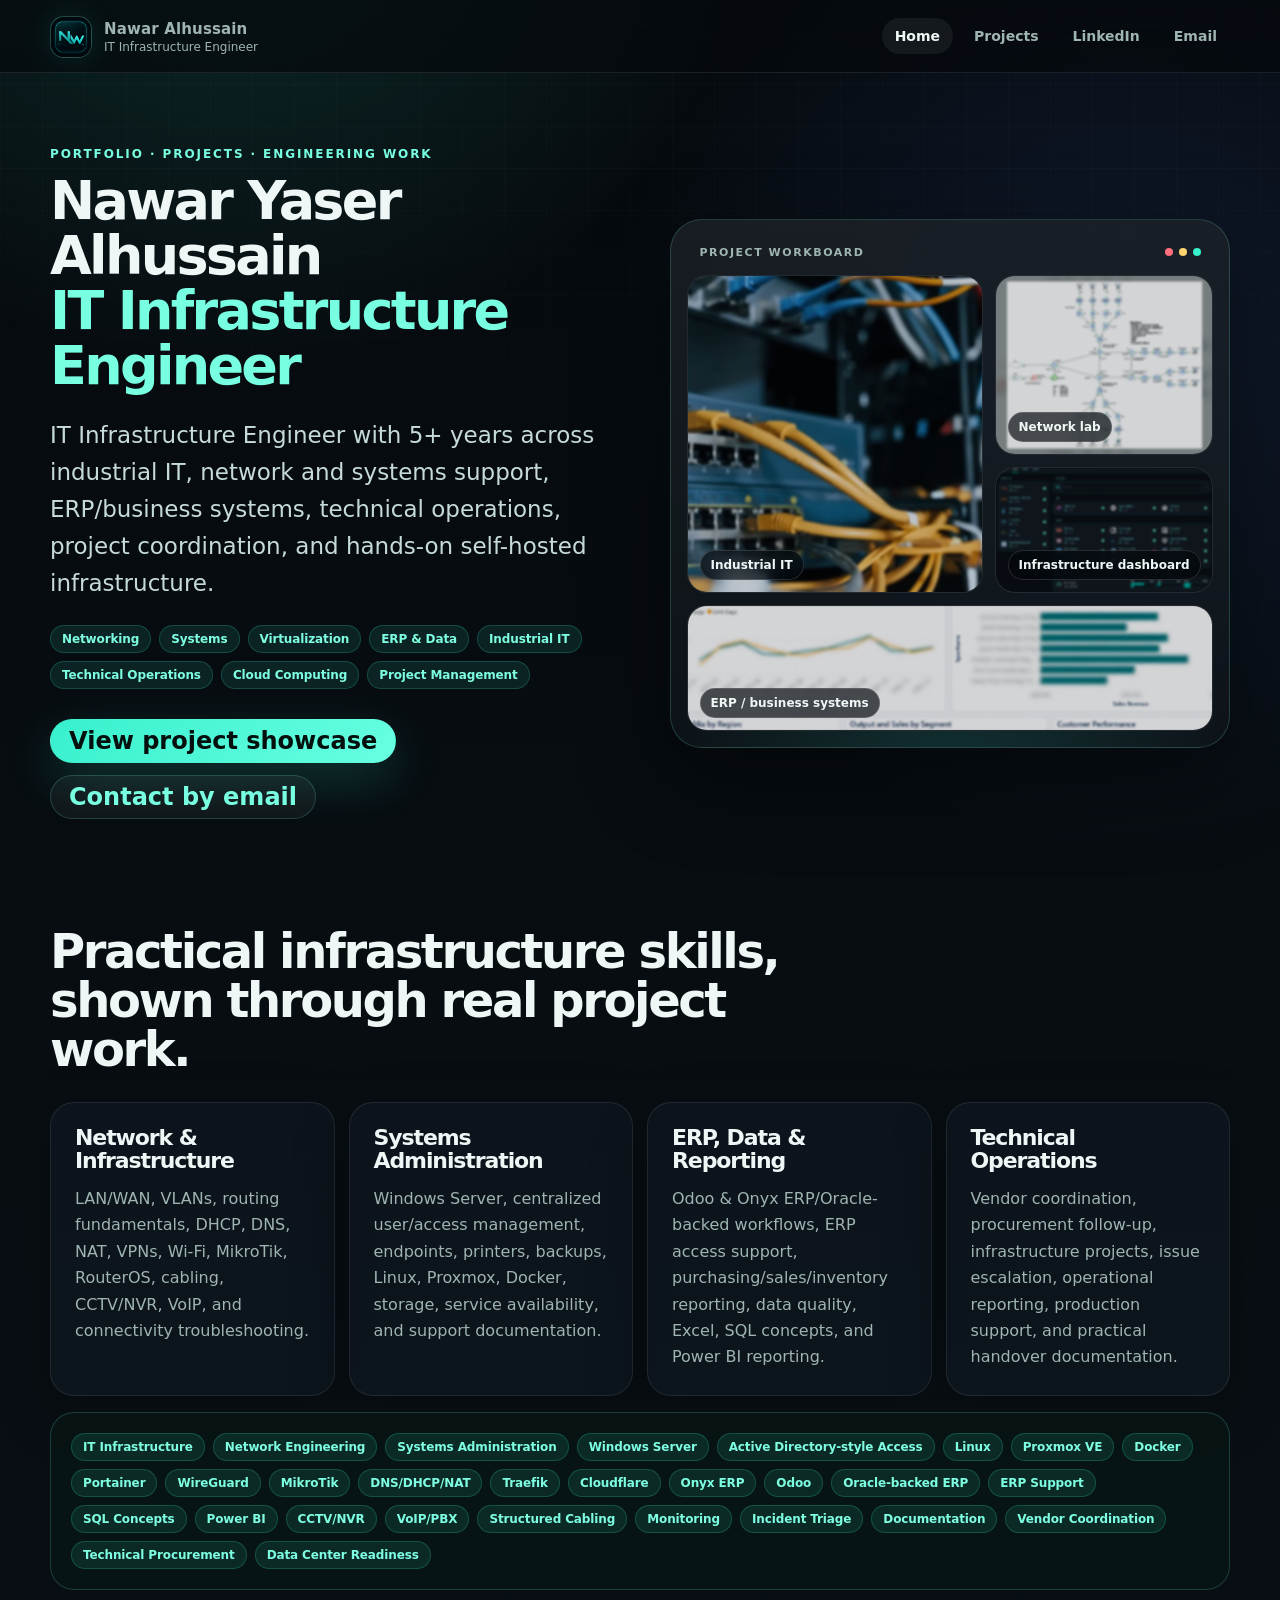
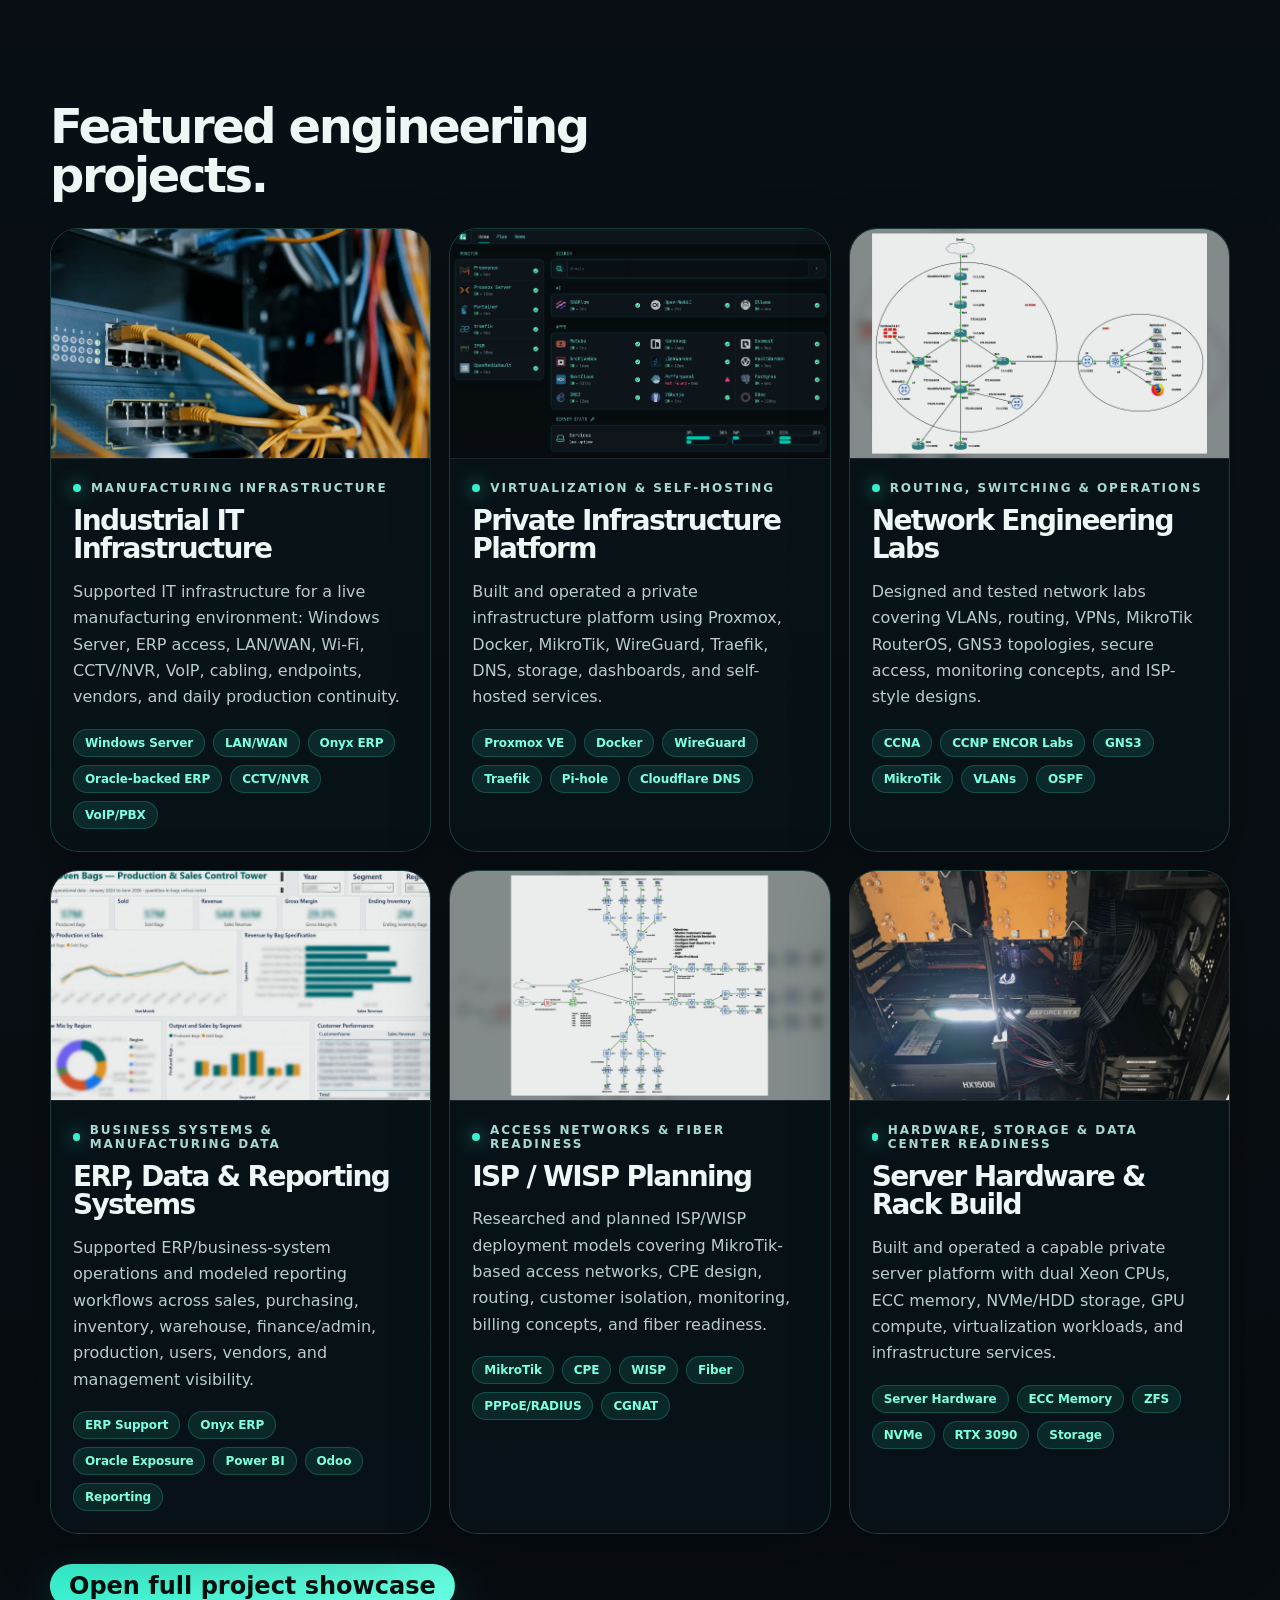
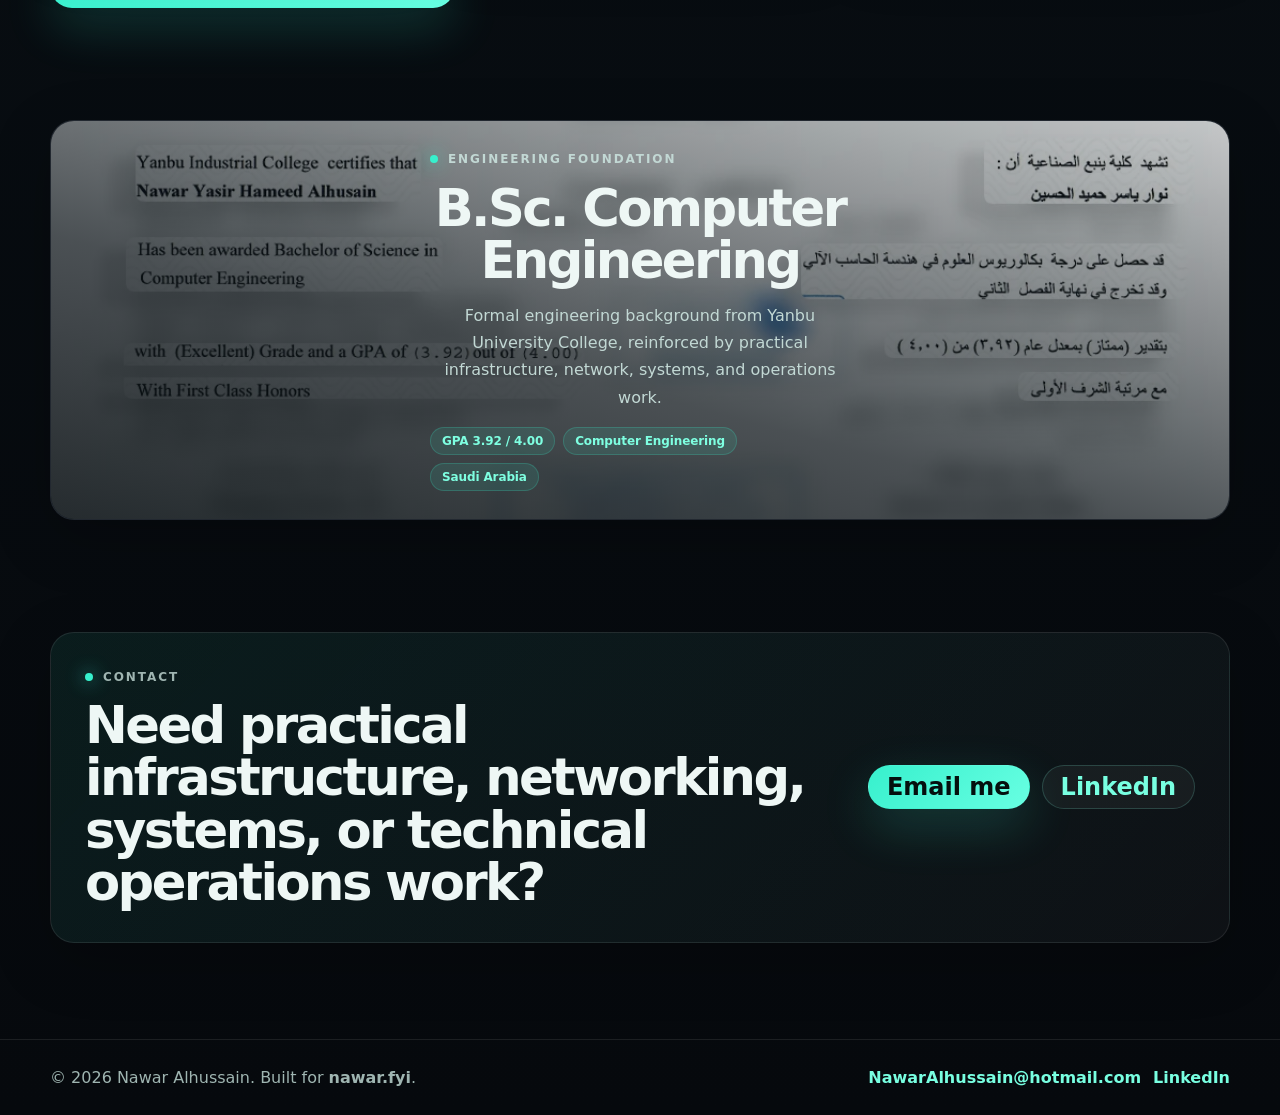
<file: index.html>
<!doctype html>
<html lang="en">
<head>
  <meta charset="utf-8" />
  <meta name="viewport" content="width=device-width, initial-scale=1" />
  <title>Nawar Alhussain — IT Infrastructure Engineer</title>
  <meta name="description" content="Nawar Alhussain — IT Infrastructure Engineer focused on networking, systems, virtualization, ERP/data, industrial IT, and technical operations." />
  <link rel="icon" type="image/png" sizes="32x32" href="assets/img/brand/favicon-32.png" />
  <link rel="apple-touch-icon" href="assets/img/brand/apple-touch-icon.png" />
  <link rel="stylesheet" href="assets/css/styles.css" />
</head>
<body>
  <header class="site-header">
    <div class="container nav">
      <a class="brand" href="index.html" aria-label="Nawar Alhussain home">
        <span class="brand-mark"><img src="assets/img/brand/nw-logo.png" alt="NW logo" /></span>
        <span>
          <strong data-site-name>Nawar Alhussain</strong>
          <span data-site-title>IT Infrastructure Engineer</span>
        </span>
      </a>
      <nav class="nav-links" aria-label="Main navigation">
        <a class="active" href="index.html">Home</a>
        <a href="projects.html">Projects</a>
        <a href="https://www.linkedin.com/in/nawaralhussain" target="_blank" rel="noopener noreferrer">LinkedIn</a>
        <a data-mailto href="mailto:NawarAlhussain@hotmail.com">Email</a>
      </nav>
    </div>
  </header>

  <main>
    <section class="hero">
      <div class="container hero-grid">
        <div>
          <p class="kicker">Portfolio · Projects · Engineering Work</p>
          <h1>
            <span class="muted-line">Nawar Yaser Alhussain</span>
            <span class="title-line">IT Infrastructure Engineer</span>
          </h1>
          <p class="lead" data-hero-summary></p>
          <div class="chips hero-tags" data-hero-tags></div>
          <div class="hero-actions">
            <a class="button primary" href="projects.html">View project showcase</a>
            <a class="button ghost" data-mailto href="mailto:NawarAlhussain@hotmail.com">Contact by email</a>
          </div>
        </div>

        <aside class="proof-board" aria-label="Visual project board">
          <div class="proof-board-header">
            <span>Project workboard</span>
            <div class="window-dots"><span></span><span></span><span></span></div>
          </div>
          <div class="proof-mosaic">
            <a class="proof-tile large" href="projects.html#industrial-it">
              <img src="assets/img/projects/industrial-network-cabinet.webp" alt="Industrial IT infrastructure" />
              <span class="proof-tile-label">Industrial IT</span>
            </a>
            <a class="proof-tile" href="projects.html#network-labs">
              <img src="assets/img/projects/isp-lab-topology.webp" alt="Network lab topology" />
              <span class="proof-tile-label">Network lab</span>
            </a>
            <a class="proof-tile" href="projects.html#homelab-platform">
              <img src="assets/img/projects/homelab-dashboard.webp" alt="Homelab dashboard" />
              <span class="proof-tile-label">Infrastructure dashboard</span>
            </a>
            <a class="proof-tile wide" href="projects.html#erp-business-systems">
              <img src="assets/img/projects/powerbi-dashboard.webp" alt="ERP systems dashboard" />
              <span class="proof-tile-label">ERP / business systems</span>
            </a>
          </div>
        </aside>
      </div>
    </section>


    <section class="section">
      <div class="container">
        <div class="section-header">
          <h2>Practical infrastructure skills, shown through real project work.</h2>
        </div>
        <div class="skill-grid" data-core-skills></div>
        <div class="skill-cloud-panel reveal">
          <div class="chips" data-skill-cloud></div>
        </div>
      </div>
    </section>

    <section class="section">
      <div class="container">
        <div class="section-header">
          <h2>Featured engineering projects.</h2>
        </div>
        <div class="project-grid" data-featured-projects></div>
        <div class="hero-actions">
          <a class="button primary" href="projects.html">Open full project showcase</a>
        </div>
      </div>
    </section>

    <section class="section">
      <div class="container credential-section">
        <article class="credential-card reveal">
          <p class="eyebrow"><span></span>Engineering foundation</p>
          <h2>B.Sc. Computer Engineering</h2>
          <p>Formal engineering background from Yanbu University College, reinforced by practical infrastructure, network, systems, and operations work.</p>
          <div class="chips">
            <span class="chip">GPA 3.92 / 4.00</span>
            <span class="chip">Computer Engineering</span>
            <span class="chip">Saudi Arabia</span>
          </div>
        </article>
      </div>
    </section>

    <section class="section">
      <div class="container contact-card reveal">
        <div>
          <p class="eyebrow"><span></span>Contact</p>
          <h2>Need practical infrastructure, networking, systems, or technical operations work?</h2>
        </div>
        <div class="contact-actions">
          <a class="button primary" data-mailto href="mailto:NawarAlhussain@hotmail.com">Email me</a>
          <a class="button ghost" href="https://www.linkedin.com/in/nawaralhussain" target="_blank" rel="noopener noreferrer">LinkedIn</a>
        </div>
      </div>
    </section>
  </main>

  <footer class="site-footer">
    <div class="container footer-row">
      <span>© 2026 <span data-site-name>Nawar Alhussain</span>. Built for <strong>nawar.fyi</strong>.</span>
      <span class="footer-links">
        <a data-mailto data-site-email href="mailto:NawarAlhussain@hotmail.com">NawarAlhussain@hotmail.com</a>
        <a href="https://www.linkedin.com/in/nawaralhussain" target="_blank" rel="noopener noreferrer">LinkedIn</a>
      </span>
    </div>
  </footer>


  <script src="assets/js/site-data.js"></script>
  <script src="assets/js/app.js"></script>
</body>
</html>
</file>
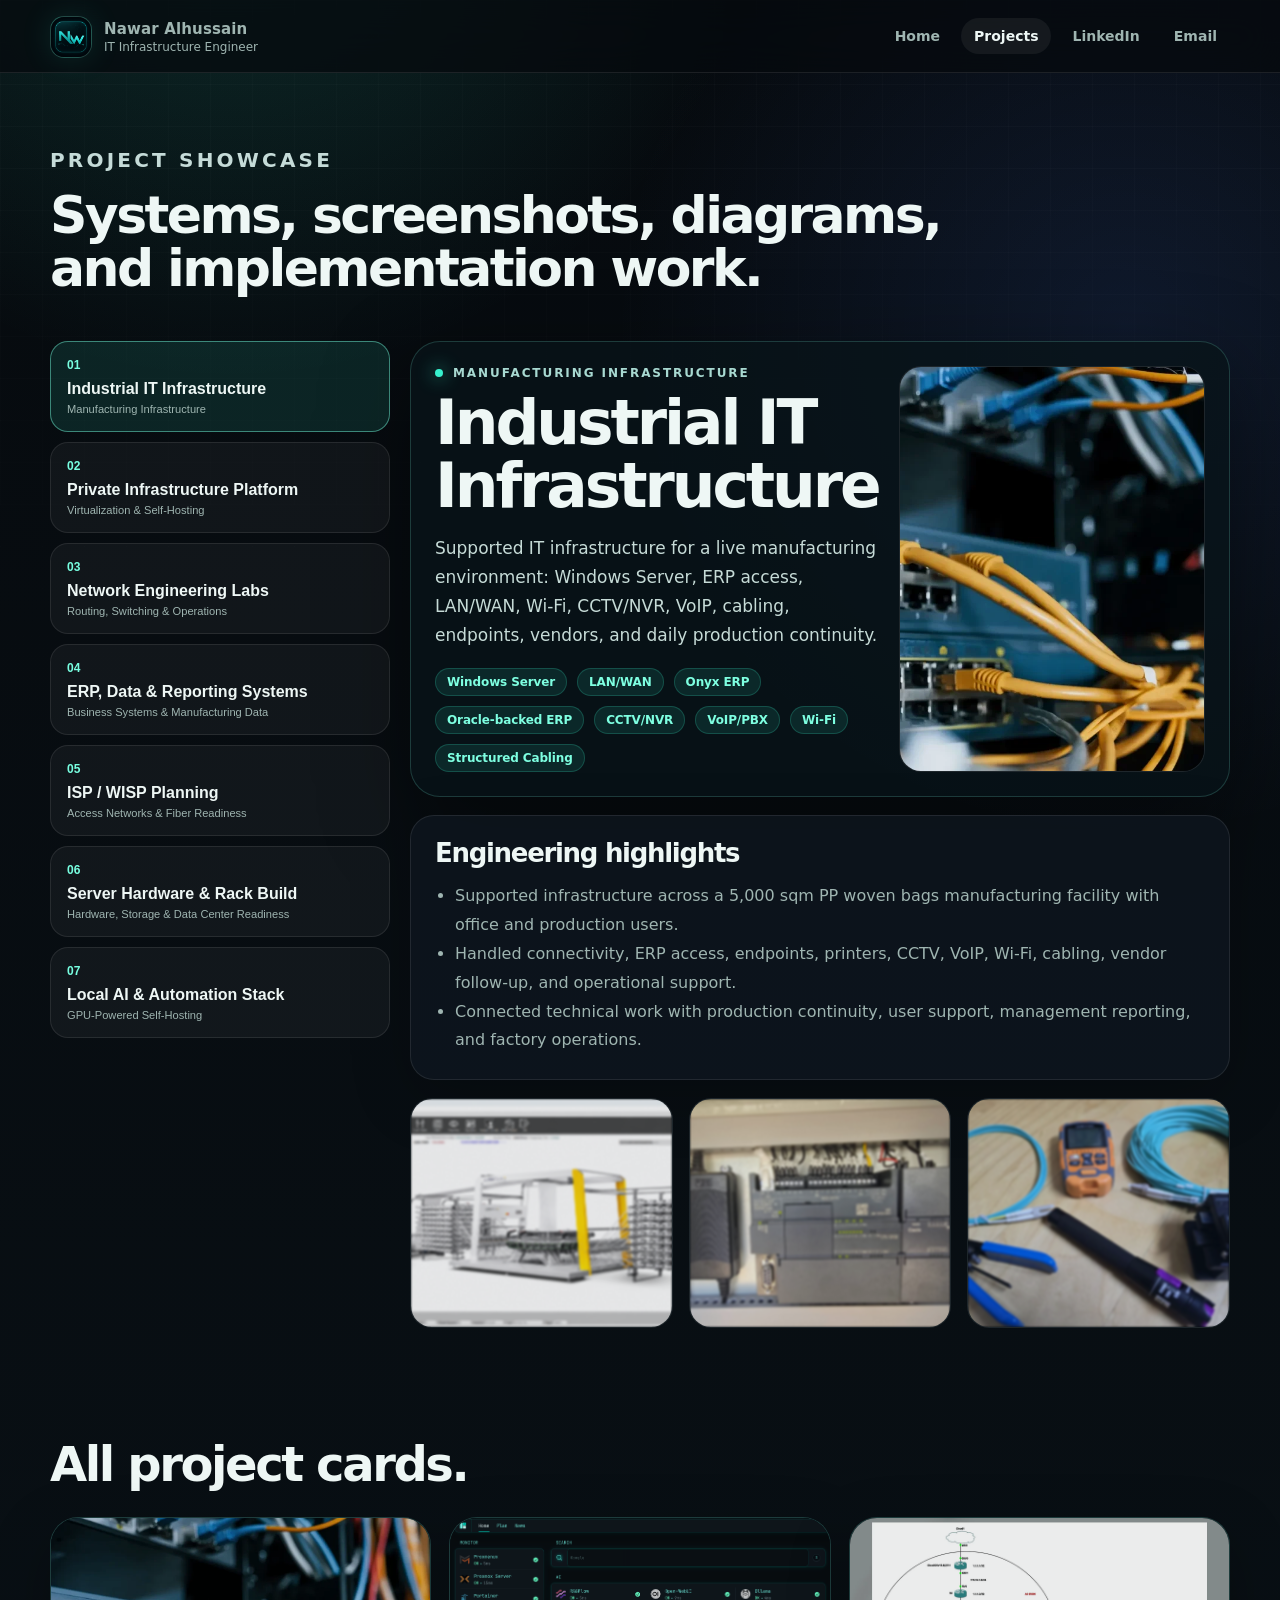
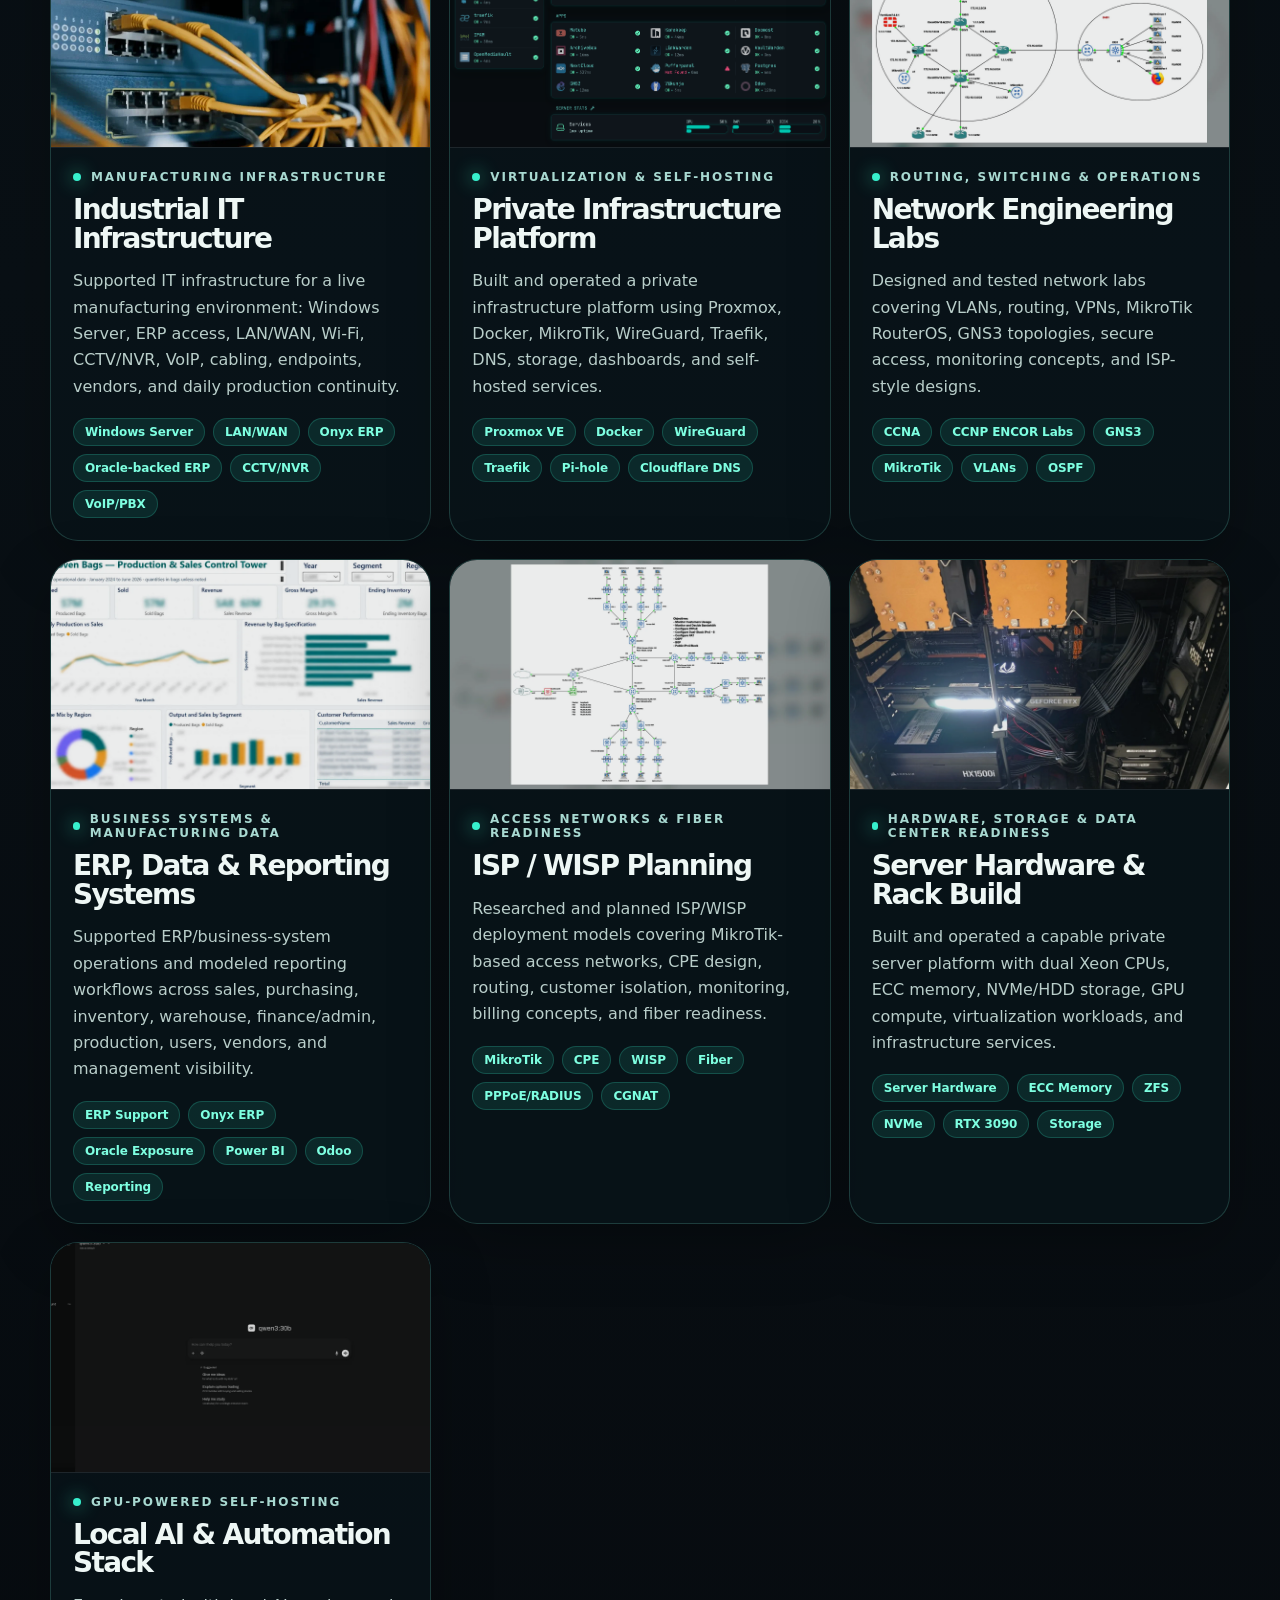
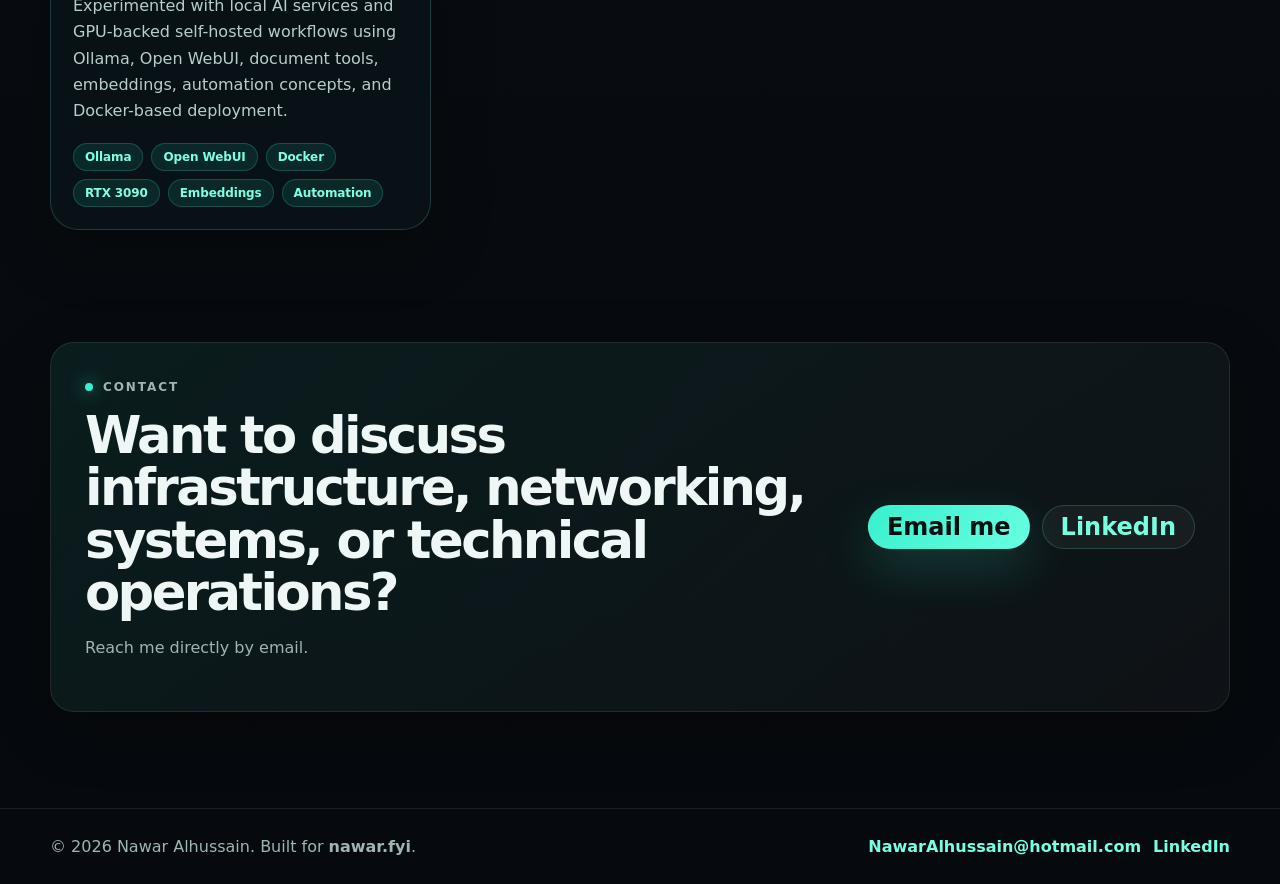
<file: projects.html>
<!doctype html>
<html lang="en">
<head>
  <meta charset="utf-8" />
  <meta name="viewport" content="width=device-width, initial-scale=1" />
  <title>Projects — Nawar Alhussain</title>
  <meta name="description" content="Engineering project showcase for Nawar Alhussain: infrastructure, networking, systems, ERP/data, industrial IT, homelab, ISP/WISP, and AI stack." />
  <link rel="icon" type="image/png" sizes="32x32" href="assets/img/brand/favicon-32.png" />
  <link rel="apple-touch-icon" href="assets/img/brand/apple-touch-icon.png" />
  <link rel="stylesheet" href="assets/css/styles.css" />
</head>
<body>
  <header class="site-header">
    <div class="container nav">
      <a class="brand" href="index.html" aria-label="Nawar Alhussain home">
        <span class="brand-mark"><img src="assets/img/brand/nw-logo.png" alt="NW logo" /></span>
        <span>
          <strong data-site-name>Nawar Alhussain</strong>
          <span data-site-title>IT Infrastructure Engineer</span>
        </span>
      </a>
      <nav class="nav-links" aria-label="Main navigation">
        <a href="index.html">Home</a>
        <a class="active" href="projects.html">Projects</a>
        <a href="https://www.linkedin.com/in/nawaralhussain" target="_blank" rel="noopener noreferrer">LinkedIn</a>
        <a data-mailto href="mailto:NawarAlhussain@hotmail.com">Email</a>
      </nav>
    </div>
  </header>

  <main>
    <section class="page-hero">
      <div class="container">
        <p class="kicker">Project showcase</p>
        <h1>Systems, screenshots, diagrams, and implementation work.</h1>
      </div>
    </section>

    <section class="section compact">
      <div class="container project-workbench">
        <aside class="project-tabs" data-project-tabs aria-label="Project tabs"></aside>
        <div class="project-panels" data-project-panels></div>
      </div>
    </section>

    <section class="section">
      <div class="container">
        <div class="section-header">
          <h2>All project cards.</h2>
        </div>
        <div class="project-grid" data-projects-grid></div>
      </div>
    </section>

    <section class="section">
      <div class="container contact-card reveal">
        <div>
          <p class="eyebrow"><span></span>Contact</p>
          <h2>Want to discuss infrastructure, networking, systems, or technical operations?</h2>
          <p>Reach me directly by email.</p>
        </div>
        <div class="contact-actions">
          <a class="button primary" data-mailto href="mailto:NawarAlhussain@hotmail.com">Email me</a>
          <a class="button ghost" href="https://www.linkedin.com/in/nawaralhussain" target="_blank" rel="noopener noreferrer">LinkedIn</a>
        </div>
      </div>
    </section>
  </main>

  <footer class="site-footer">
    <div class="container footer-row">
      <span>© 2026 <span data-site-name>Nawar Alhussain</span>. Built for <strong>nawar.fyi</strong>.</span>
      <span class="footer-links">
        <a data-mailto data-site-email href="mailto:NawarAlhussain@hotmail.com">NawarAlhussain@hotmail.com</a>
        <a href="https://www.linkedin.com/in/nawaralhussain" target="_blank" rel="noopener noreferrer">LinkedIn</a>
      </span>
    </div>
  </footer>

  <script src="assets/js/site-data.js"></script>
  <script src="assets/js/app.js"></script>
</body>
</html>
</file>
<file: assets/css/styles.css>
:root {
  --bg: #070b0f;
  --bg-2: #0b1118;
  --panel: rgba(15, 22, 31, 0.78);
  --panel-solid: #111924;
  --panel-2: rgba(20, 31, 44, 0.74);
  --text: #eef7f5;
  --muted: #9fb5b1;
  --line: rgba(126, 255, 225, 0.18);
  --line-soft: rgba(255, 255, 255, 0.09);
  --accent: #37f0cd;
  --accent-2: #78ffe1;
  --accent-dark: #05372f;
  --warning: #f5cf6f;
  --shadow: 0 28px 90px rgba(0, 0, 0, 0.45);
  --radius: 24px;
  --max: 1180px;
  --font: Inter, ui-sans-serif, system-ui, -apple-system, BlinkMacSystemFont, "Segoe UI", sans-serif;
}

* { box-sizing: border-box; }

html { scroll-behavior: smooth; }

body {
  margin: 0;
  min-height: 100vh;
  color: var(--text);
  font-family: var(--font);
  background:
    radial-gradient(circle at 18% -4%, rgba(55, 240, 205, 0.16), transparent 34rem),
    radial-gradient(circle at 88% 8%, rgba(79, 130, 255, 0.12), transparent 32rem),
    linear-gradient(180deg, #060a0e 0%, #091015 46%, #06090d 100%);
}

body::before {
  content: "";
  position: fixed;
  inset: 0;
  pointer-events: none;
  background-image:
    linear-gradient(rgba(255,255,255,0.025) 1px, transparent 1px),
    linear-gradient(90deg, rgba(255,255,255,0.018) 1px, transparent 1px);
  background-size: 42px 42px;
  mask-image: linear-gradient(to bottom, black, transparent 80%);
  z-index: -1;
}

a { color: inherit; text-decoration: none; }

img { max-width: 100%; display: block; }

.container {
  width: min(var(--max), calc(100% - 40px));
  margin: 0 auto;
}

.site-header {
  position: sticky;
  top: 0;
  z-index: 20;
  backdrop-filter: blur(18px);
  background: rgba(6, 10, 14, 0.74);
  border-bottom: 1px solid var(--line-soft);
}

.nav {
  height: 72px;
  display: flex;
  align-items: center;
  justify-content: space-between;
  gap: 24px;
}

.brand {
  display: flex;
  align-items: center;
  gap: 12px;
  min-width: 0;
}

.brand-mark {
  width: 42px;
  height: 42px;
  display: grid;
  place-items: center;
  border: 1px solid var(--line);
  border-radius: 14px;
  background: linear-gradient(135deg, rgba(55,240,205,0.20), rgba(255,255,255,0.04));
  color: var(--accent-2);
  box-shadow: 0 0 32px rgba(55, 240, 205, 0.12);
  font-weight: 900;
}

.brand strong { display: block; font-size: 15px; letter-spacing: 0.01em; }
.brand span { display: block; color: var(--muted); font-size: 12px; margin-top: 2px; }

.nav-links {
  display: flex;
  align-items: center;
  gap: 8px;
}

.nav-links a {
  color: var(--muted);
  font-size: 14px;
  font-weight: 700;
  padding: 10px 13px;
  border-radius: 999px;
  transition: color 160ms ease, background 160ms ease;
}

.nav-links a:hover,
.nav-links a.active {
  color: var(--text);
  background: rgba(255,255,255,0.06);
}

.button {
  display: inline-flex;
  align-items: center;
  justify-content: center;
  gap: 10px;
  min-height: 44px;
  padding: 0 18px;
  border-radius: 999px;
  border: 1px solid var(--line);
  background: rgba(255, 255, 255, 0.045);
  color: var(--text);
  font-weight: 900;
  font-size: 24px;
  box-shadow: none;
  transition: transform 160ms ease, border-color 160ms ease, background 160ms ease;
}

.button:hover { transform: translateY(-1px); border-color: rgba(120, 255, 225, 0.45); background: rgba(255,255,255,0.075); }
.button.primary { background: linear-gradient(135deg, var(--accent), #68ffe2); color: #04100e; border-color: transparent; box-shadow: 0 18px 50px rgba(55,240,205,0.19); }
.button.ghost { color: var(--accent-2); }

.hero {
  padding: 74px 0 52px;
}

.hero-grid {
  display: grid;
  grid-template-columns: 1.02fr 0.98fr;
  gap: 38px;
  align-items: center;
}

.kicker,
.eyebrow {
  margin: 0 0 12px;
  color: var(--accent-2);
  text-transform: uppercase;
  letter-spacing: 0.16em;
  font-weight: 900;
  font-size: 12px;
}

.eyebrow { color: #a8d9d1; display: flex; align-items: center; gap: 10px; }
.eyebrow span { width: 8px; height: 8px; border-radius: 999px; background: var(--accent); box-shadow: 0 0 18px rgba(55,240,205,0.9); }

h1, h2, h3 { margin: 0; line-height: 1.02; letter-spacing: -0.05em; }

.hero h1 {
  font-size: clamp(54px, 8vw, 50px);
  max-width: 820px;
}

.hero h1 .muted-line { display: block; }
.hero h1 .title-line { display: block; color: var(--accent-2); }

.lead {
  margin: 24px 0 0;
  color: #c6dbd7;
  max-width: 720px;
  font-size: clamp(18px, 2.1vw, 23px);
  line-height: 1.6;
}

.hero-actions { display: flex; gap: 12px; flex-wrap: wrap; margin-top: 30px; }

.chips { display: flex; flex-wrap: wrap; gap: 8px; }
.chips.large { margin-top: 18px; gap: 10px; }
.chip {
  display: inline-flex;
  align-items: center;
  min-height: 28px;
  padding: 6px 11px;
  border-radius: 999px;
  background: rgba(55,240,205,0.10);
  border: 1px solid rgba(55,240,205,0.20);
  color: #7effe1;
  font-size: 12px;
  font-weight: 900;
  letter-spacing: -0.01em;
}

.hero-tags { margin-top: 24px; }

.proof-board {
  position: relative;
  min-height: 520px;
  border: 1px solid var(--line);
  border-radius: 32px;
  background:
    linear-gradient(180deg, rgba(255,255,255,0.065), rgba(255,255,255,0.02)),
    rgba(9, 15, 21, 0.76);
  box-shadow: var(--shadow);
  padding: 16px;
  overflow: hidden;
}

.proof-board::after {
  content: "";
  position: absolute;
  inset: auto -20% -38% -20%;
  height: 55%;
  background: radial-gradient(circle, rgba(55,240,205,0.14), transparent 68%);
  pointer-events: none;
}

.proof-board-header {
  display: flex;
  justify-content: space-between;
  align-items: center;
  gap: 12px;
  padding: 10px 12px 16px;
  color: var(--muted);
  text-transform: uppercase;
  letter-spacing: 0.14em;
  font-size: 11px;
  font-weight: 900;
}

.window-dots { display: flex; gap: 6px; }
.window-dots span {
  width: 8px; height: 8px; border-radius: 999px; background: rgba(255,255,255,0.25);
}
.window-dots span:nth-child(1) { background: #ff6f7d; }
.window-dots span:nth-child(2) { background: #ffd56f; }
.window-dots span:nth-child(3) { background: var(--accent); }

.proof-mosaic {
  position: relative;
  display: grid;
  grid-template-columns: 1.15fr 0.85fr;
  grid-template-rows: 180px 126px 126px;
  gap: 12px;
  z-index: 1;
}

.proof-tile {
  position: relative;
  overflow: hidden;
  border-radius: 20px;
  border: 1px solid var(--line-soft);
  background: #0e151d;
}

.proof-tile.large { grid-row: span 2; }
.proof-tile.wide { grid-column: span 2; }

.proof-tile img {
  width: 100%; height: 100%; object-fit: cover;
  opacity: 0.82;
  filter: blur(1.1px) saturate(1.05);
  transform: scale(1.02);
}

.proof-tile:hover img { filter: blur(0); opacity: 1; }

.proof-tile-label {
  position: absolute;
  left: 12px;
  bottom: 12px;
  display: inline-flex;
  align-items: center;
  gap: 8px;
  padding: 7px 10px;
  border: 1px solid rgba(255,255,255,0.14);
  border-radius: 999px;
  background: rgba(4, 8, 12, 0.68);
  backdrop-filter: blur(10px);
  color: var(--text);
  font-size: 12px;
  font-weight: 900;
}

.section { padding: 56px 0; }
.section.compact { padding-top: 20px; }

.section-header {
  display: flex;
  align-items: end;
  justify-content: space-between;
  gap: 28px;
  margin-bottom: 28px;
}

.section-header h2 {
  font-size: clamp(34px, 4.3vw, 48px);
  max-width: 760px;
}

.section-header p {
  color: var(--muted);
  line-height: 1.7;
  max-width: 460px;
  margin: 0;
}

.stats-grid {
  display: grid;
  grid-template-columns: repeat(6, 1fr);
  gap: 10px;
  margin-top: 34px;
}

.stat-card {
  min-height: 116px;
  padding: 18px;
  border: 1px solid var(--line-soft);
  border-radius: 20px;
  background: rgba(255,255,255,0.045);
}
.stat-card strong { display: block; font-size: 26px; letter-spacing: -0.04em; }
.stat-card span { display: block; margin-top: 8px; color: var(--muted); line-height: 1.35; font-size: 13px; }

.skill-grid {
  display: grid;
  grid-template-columns: repeat(4, 1fr);
  gap: 14px;
}

.skill-card,
.detail-card,
.credential-card,
.contact-card {
  border: 1px solid var(--line-soft);
  border-radius: var(--radius);
  background: var(--panel);
  box-shadow: 0 18px 60px rgba(0,0,0,0.22);
}

.skill-card { padding: 24px; }
.skill-card h3 { font-size: 22px; }
.skill-card p { color: var(--muted); line-height: 1.65; margin: 14px 0 0; }

.skill-cloud-panel {
  margin-top: 16px;
  padding: 20px;
  border: 1px solid var(--line);
  border-radius: var(--radius);
  background: rgba(7, 25, 22, 0.58);
}

.project-grid {
  display: grid;
  grid-template-columns: repeat(3, 1fr);
  gap: 18px;
}

.project-card {
  overflow: hidden;
  border: 1px solid var(--line);
  border-radius: 28px;
  background: rgba(8, 20, 25, 0.76);
  box-shadow: 0 20px 60px rgba(0,0,0,0.26);
  transition: transform 170ms ease, border-color 170ms ease, background 170ms ease;
}

.project-card:hover {
  transform: translateY(-4px);
  border-color: rgba(120, 255, 225, 0.45);
  background: rgba(10, 28, 33, 0.88);
}

.project-image-link { display: block; height: 230px; background: #081016; border-bottom: 1px solid var(--line-soft); overflow: hidden; }
.project-image-link img { width: 100%; height: 100%; object-fit: cover; filter: blur(0.6px) saturate(1.05); opacity: 0.92; transform: scale(1.01); }
.project-card:hover .project-image-link img { filter: blur(0); opacity: 1; }

.project-card-body { padding: 22px; }
.project-card h3 { font-size: 28px; letter-spacing: -0.06em; }
.project-card p:not(.eyebrow) { color: #b9ceca; line-height: 1.65; margin: 15px 0 18px; }

.credential-section {
  display: grid;
  grid-template-columns: auto;
  gap: 18px;
  align-items: stretch;
}

.credential-card {
  position: relative;
  overflow: hidden;
  min-height: 360px;
  padding: 28px;
  text-align: -webkit-center;
}
.credential-card::before {
  content: "";
  position: absolute;
  inset: 0;
  background: linear-gradient(15deg, rgba(5, 13, 18, 0.88) 0%, rgba(5, 13, 18, 0.72) 40%, rgba(5, 13, 18, 0.22) 100%), url("../img/projects/degree-blurred.webp") center/cover no-repeat;
  filter: saturate(0.9);
  transform: scale(1.02);
}
.credential-card > * { position: relative; z-index: 1; max-width: 420px; }
.credential-card h2 { font-size: clamp(34px, 4vw, 54px); }
.credential-card p { color: #c2d8d4; line-height: 1.7; }

.proof-note {
  border: 1px solid var(--line-soft);
  border-radius: var(--radius);
  background: rgba(255,255,255,0.045);
  padding: 28px;
}
.proof-note h3 { font-size: 28px; }
.proof-note ul { margin: 18px 0 0; padding-left: 20px; color: var(--muted); line-height: 1.8; }

.contact-card {
  padding: 34px;
  display: grid;
  grid-template-columns: 1fr auto;
  gap: 24px;
  align-items: center;
  background: linear-gradient(135deg, rgba(55,240,205,0.08), rgba(255,255,255,0.035));
}
.contact-card h2 { font-size: clamp(34px, 4vw, 54px); max-width: 780px; }
.contact-card p { color: var(--muted); line-height: 1.7; max-width: 720px; }

.site-footer {
  border-top: 1px solid var(--line-soft);
  margin-top: 40px;
  padding: 28px 0;
  color: var(--muted);
}
.footer-row { display: flex; align-items: center; justify-content: space-between; gap: 18px; flex-wrap: wrap; }
.footer-row a { color: var(--accent-2); font-weight: 900; }

.page-hero {
  padding: 70px 0 26px;
}
.page-hero h1 { font-size: clamp(48px, 7vw, 52px); max-width: 980px; }
.page-hero p { color: #c5dbd8; max-width: 780px; line-height: 1.7; font-size: 20px; }

.project-workbench {
  display: grid;
  grid-template-columns: 340px 1fr;
  gap: 20px;
  align-items: start;
}

.project-tabs {
  position: sticky;
  top: 92px;
  display: grid;
  gap: 10px;
}

.project-tab {
  width: 100%;
  border: 1px solid var(--line-soft);
  border-radius: 18px;
  background: rgba(255,255,255,0.045);
  color: var(--text);
  text-align: left;
  padding: 16px;
  cursor: pointer;
  transition: border-color 160ms ease, background 160ms ease, transform 160ms ease;
}
.project-tab:hover { transform: translateX(3px); border-color: rgba(120,255,225,0.28); }
.project-tab.active { background: rgba(55,240,205,0.11); border-color: rgba(120,255,225,0.45); }
.project-tab span { display: block; color: var(--accent-2); font-size: 12px; font-weight: 900; margin-bottom: 8px; }
.project-tab strong { display: block; font-size: 16px; }
.project-tab small { display: block; color: var(--muted); margin-top: 5px; }

.project-panels { min-width: 0; }
.project-detail-panel { display: none; }
.project-detail-panel.active { display: block; }

.project-detail-hero {
  display: grid;
  grid-template-columns: 0.9fr 1.1fr;
  gap: 20px;
  align-items: stretch;
  border: 1px solid var(--line);
  border-radius: 30px;
  background: rgba(8, 20, 25, 0.78);
  padding: 24px;
  box-shadow: var(--shadow);
}
.project-detail-hero h2 { font-size: clamp(36px, 4.8vw, 66px); }
.project-detail-hero p:not(.eyebrow) { color: #c6dbd7; line-height: 1.7; font-size: 17px; }

.proof-image {
  overflow: hidden;
  border-radius: 22px;
  border: 1px solid var(--line-soft);
  background: #081016;
}
.proof-image img { width: 100%; height: 100%; object-fit: cover; transition: filter 160ms ease, opacity 160ms ease; }
.hero-proof-image { min-height: 380px; }
.hero-proof-image img { filter: blur(0.6px) saturate(1.05); opacity: 0.96; }
.proof-image:hover img { filter: blur(0); opacity: 1; }

.project-detail-grid {
  display: grid;
  grid-template-columns: auto;
  gap: 16px;
  margin-top: 18px;
}
.detail-card { padding: 24px; }
.detail-card h3 { font-size: 26px; }
.detail-card ul { margin: 16px 0 0; padding-left: 20px; color: var(--muted); line-height: 1.8; }
.detail-card p { color: var(--muted); line-height: 1.75; }
.replace-card { border-color: rgba(245,207,111,0.22); background: rgba(245,207,111,0.045); }

.gallery-grid {
  display: grid;
  grid-template-columns: repeat(3, 1fr);
  gap: 16px;
  margin-top: 18px;
}
.gallery-grid .proof-image { min-height: 230px; }
.gallery-grid .proof-image img { filter: blur(0.85px); opacity: 0.9; }
.gallery-grid .proof-image:hover img { filter: blur(0); opacity: 1; }

.reveal { opacity: 0; transform: translateY(18px); transition: opacity 600ms ease, transform 600ms ease; }
.reveal.visible { opacity: 1; transform: translateY(0); }

@media (max-width: 1020px) {
  .hero-grid,
  .credential-section,
  .project-workbench,
  .project-detail-hero {
    grid-template-columns: 1fr;
  }
  .stats-grid { grid-template-columns: repeat(3, 1fr); }
  .skill-grid,
  .project-grid { grid-template-columns: repeat(2, 1fr); }
  .project-tabs { position: static; grid-template-columns: repeat(2, 1fr); }
}

@media (max-width: 720px) {
  .container { width: min(100% - 24px, var(--max)); }
  .nav { height: auto; padding: 14px 0; align-items: flex-start; }
  .brand span { display: none; }
  .nav-links { flex-wrap: wrap; justify-content: end; }
  .nav-links a { padding: 8px 9px; }
  .hero { padding-top: 44px; }
  .proof-board { min-height: 420px; }
  .proof-mosaic { grid-template-columns: 1fr; grid-template-rows: repeat(4, 120px); }
  .proof-tile.large,
  .proof-tile.wide { grid-row: auto; grid-column: auto; }
  .stats-grid,
  .skill-grid,
  .project-grid,
  .project-tabs,
  .project-detail-grid,
  .gallery-grid {
    grid-template-columns: 1fr;
  }
  .section-header { display: block; }
  .section-header p { margin-top: 16px; }
  .contact-card { grid-template-columns: 1fr; }
  .hero-proof-image { min-height: 260px; }
}


/* Brand logo image */
.brand-mark {
  overflow: hidden;
}

.brand-mark img {
  width: 100%;
  height: 100%;
  display: block;
  object-fit: cover;
}


/* In-page image preview */
body.lightbox-open {
  overflow: hidden;
}

.lightbox {
  position: fixed;
  inset: 0;
  z-index: 1000;
  display: none;
  align-items: center;
  justify-content: center;
  padding: 28px;
}

.lightbox.active {
  display: flex;
}

.lightbox-backdrop {
  position: absolute;
  inset: 0;
  border: 0;
  background: rgba(2, 8, 12, 0.86);
  backdrop-filter: blur(10px);
  cursor: zoom-out;
}

.lightbox-frame {
  position: relative;
  z-index: 1;
  width: min(1180px, 96vw);
  max-height: 92vh;
  margin: 0;
  border: 1px solid rgba(64, 224, 208, 0.24);
  border-radius: 24px;
  overflow: hidden;
  background: rgba(8, 16, 22, 0.96);
  box-shadow: 0 30px 120px rgba(0, 0, 0, 0.65), 0 0 55px rgba(45, 234, 207, 0.12);
}

.lightbox-frame img {
  display: block;
  width: 100%;
  max-height: 82vh;
  object-fit: contain;
  background: #050b10;
}

.lightbox-frame figcaption {
  padding: 12px 18px 14px;
  color: var(--muted);
  font-size: 13px;
  border-top: 1px solid var(--line-soft);
}

.lightbox-close {
  position: absolute;
  top: 12px;
  right: 12px;
  z-index: 2;
  width: 42px;
  height: 42px;
  border-radius: 999px;
  border: 1px solid rgba(64, 224, 208, 0.28);
  color: var(--text);
  background: rgba(5, 12, 17, 0.78);
  font-size: 30px;
  line-height: 1;
  cursor: pointer;
  box-shadow: 0 10px 35px rgba(0, 0, 0, 0.4);
}

.lightbox-close:hover {
  border-color: rgba(64, 224, 208, 0.65);
  color: var(--accent);
}

.proof-image[data-lightbox-src] {
  cursor: zoom-in;
}


/* Clickable project cards */
.project-card[data-project-card-id] {
  cursor: pointer;
}

.project-card[data-project-card-id]:focus-visible {
  outline: 2px solid var(--accent, #37f5d1);
  outline-offset: 4px;
}

/* Contact and footer link groups */
.contact-actions,
.footer-links {
  display: flex;
  align-items: center;
  gap: 12px;
  flex-wrap: wrap;
}

.footer-links {
  justify-content: flex-end;
}
</file>
